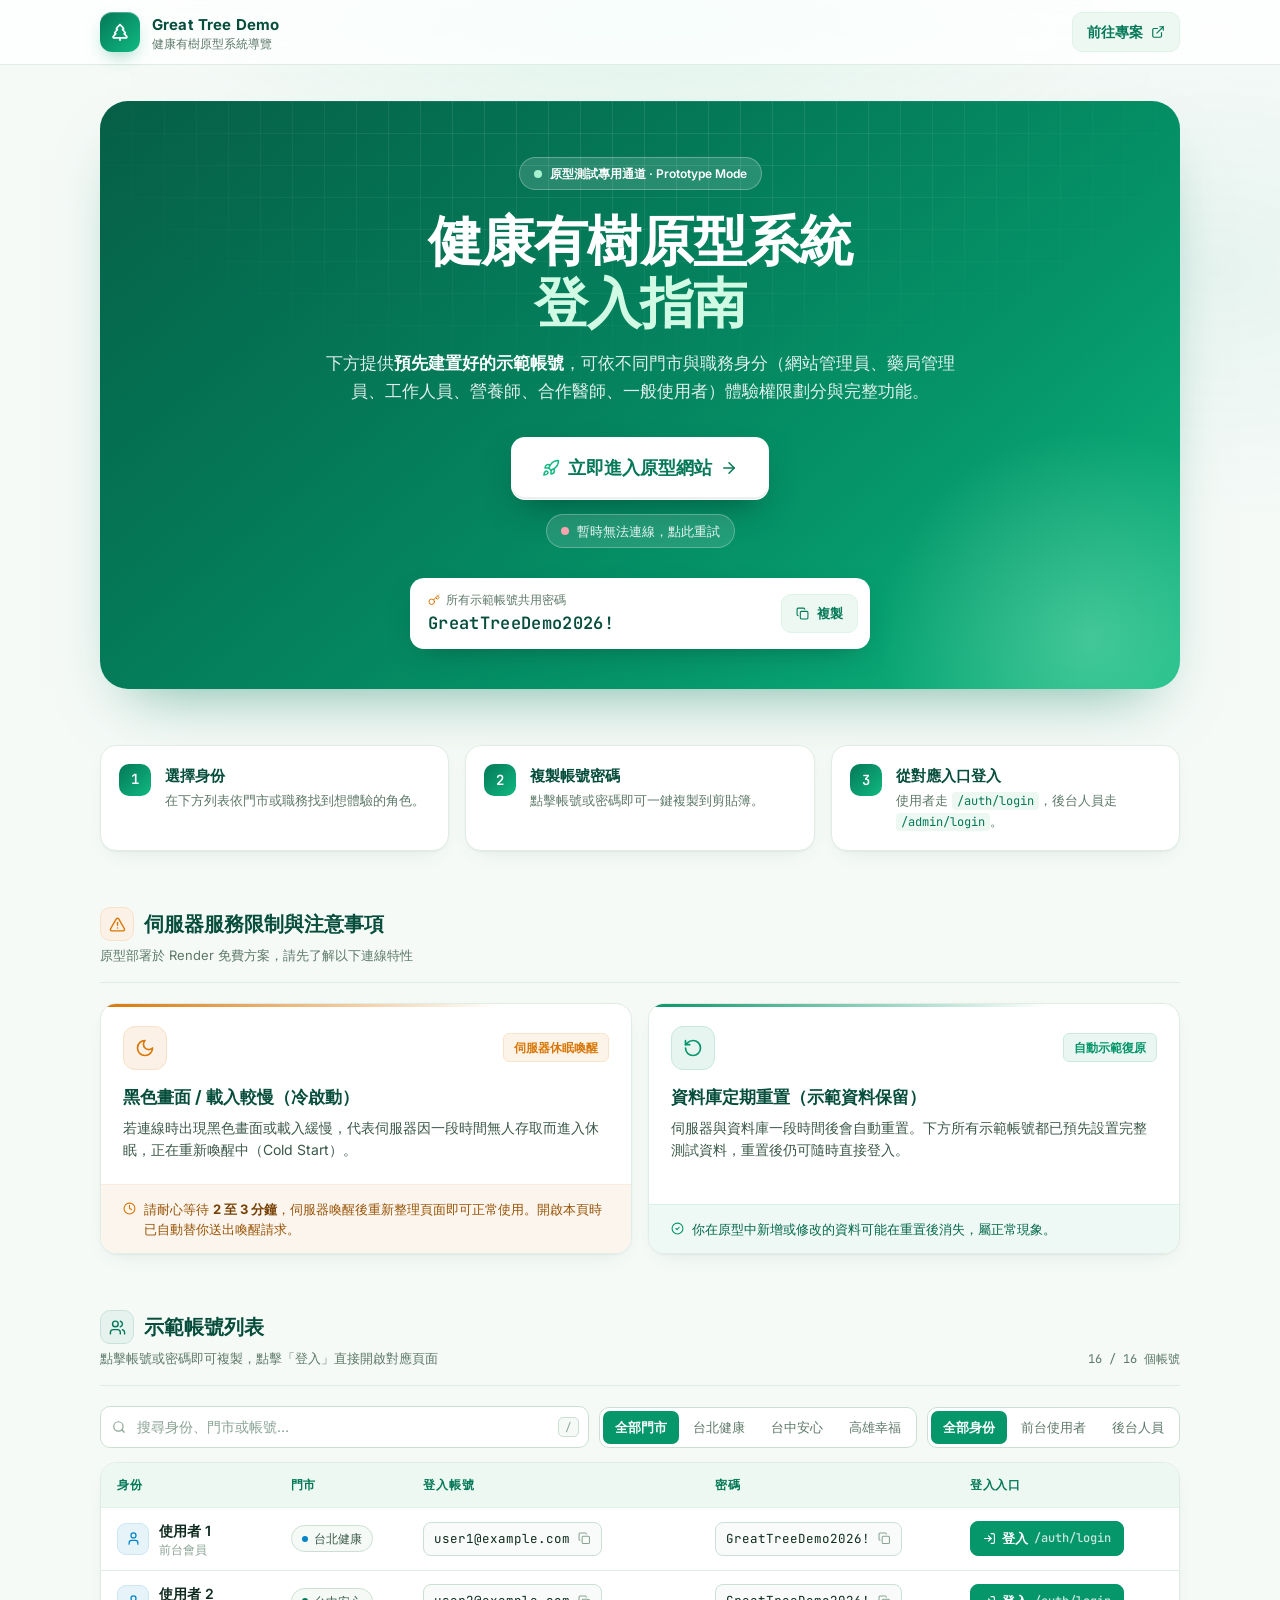
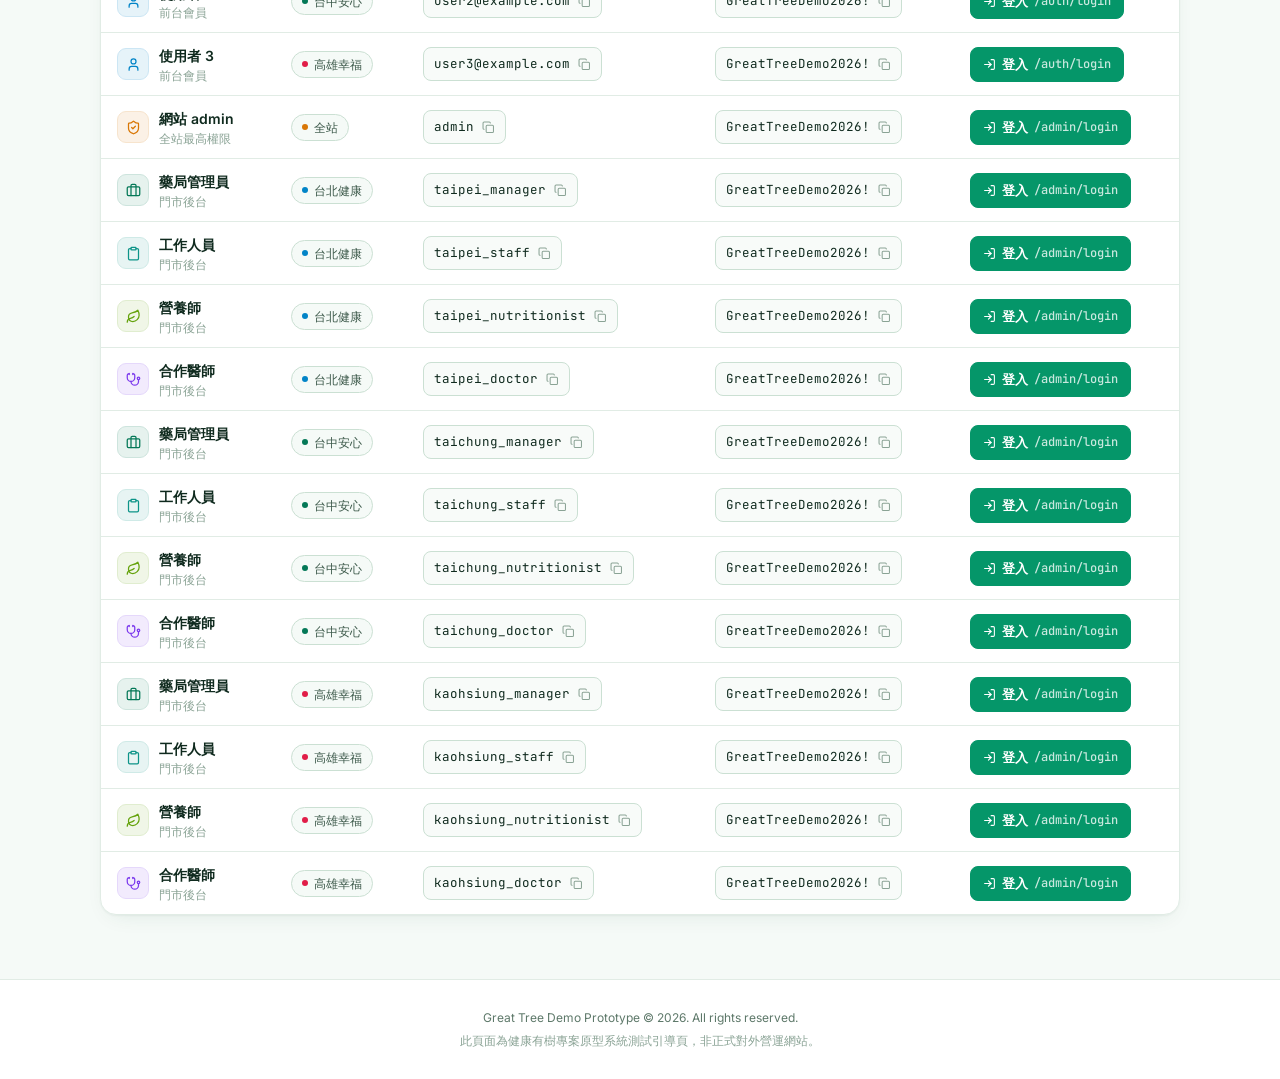
<file: GT.html>
<!DOCTYPE html>
<html lang="zh-TW">
<head>
<meta charset="UTF-8">
<meta name="viewport" content="width=device-width, initial-scale=1.0">
<title>健康有樹原型系統 · 登入指南與測試帳號</title>
<meta name="description" content="健康有樹（Great Tree）原型系統導覽：示範帳號、登入入口與伺服器使用注意事項。">
<meta name="theme-color" content="#059669">
<link rel="icon" href="data:image/svg+xml,<svg xmlns='http://www.w3.org/2000/svg' viewBox='0 0 100 100'><text y='.9em' font-size='90'>🌳</text></svg>">
<link rel="preconnect" href="https://fonts.googleapis.com">
<link rel="preconnect" href="https://fonts.gstatic.com" crossorigin>
<link rel="preconnect" href="https://greattreerender.onrender.com">
<link href="https://fonts.googleapis.com/css2?family=Inter:wght@400;500;600;700;800&family=JetBrains+Mono:wght@400;500;600&display=swap" rel="stylesheet">
<style>
:root{
  --bg:#f5faf7; --white:#ffffff; --tint:#ecf8f1; --tint2:#dff3e8;
  --line:#e1ece5; --line2:#cbe0d3;
  --text:#0f2a1e; --soft:#3b5849; --muted:#5d7869; --dim:#8aa395;
  --em:#059669; --em2:#047857; --em3:#10b981; --deep:#064e3b;
  --teal:#0d9488; --amber:#d97706; --sky:#0284c7; --rose:#e11d48; --violet:#7c3aed; --lime:#65a30d;
  --r:16px;
  --shadow:0 1px 2px rgba(6,78,59,.05),0 8px 24px -12px rgba(6,78,59,.14);
  --font:'Inter',"PingFang TC","Noto Sans TC","Microsoft JhengHei",system-ui,sans-serif;
  --mono:'JetBrains Mono',ui-monospace,Menlo,Consolas,monospace;
  color-scheme:light;
}
*{box-sizing:border-box;margin:0;padding:0}
html{scroll-behavior:smooth;-webkit-text-size-adjust:100%}
body{font-family:var(--font);background:var(--bg);color:var(--text);line-height:1.6;-webkit-font-smoothing:antialiased;min-height:100vh;display:flex;flex-direction:column}
body::before{content:"";position:fixed;inset:0;z-index:-1;pointer-events:none;
  background:radial-gradient(900px 520px at 50% -10%,rgba(16,185,129,.12),transparent 60%),
             radial-gradient(600px 420px at 95% 30%,rgba(13,148,136,.06),transparent 60%)}
::selection{background:var(--em3);color:#fff}
a{color:inherit;text-decoration:none}
button{font:inherit}
:focus-visible{outline:2px solid var(--em3);outline-offset:2px;border-radius:8px}
.ic{width:1em;height:1em;stroke:currentColor;fill:none;stroke-width:2;stroke-linecap:round;stroke-linejoin:round;flex-shrink:0}
.wrap{width:100%;max-width:1120px;margin:0 auto;padding:0 20px}
main{flex:1;padding-bottom:24px}

/* ---------- Nav ---------- */
.nav{position:sticky;top:0;z-index:40;background:rgba(255,255,255,.82);backdrop-filter:saturate(180%) blur(12px);-webkit-backdrop-filter:saturate(180%) blur(12px);border-bottom:1px solid var(--line)}
.nav-in{height:64px;display:flex;align-items:center;justify-content:space-between;gap:12px}
.brand{display:flex;align-items:center;gap:12px;min-width:0}
.logo{width:40px;height:40px;border-radius:12px;display:grid;place-items:center;font-size:20px;color:#fff;background:linear-gradient(135deg,#047857,#10b981);box-shadow:0 8px 20px -8px rgba(5,150,105,.6),inset 0 1px 0 rgba(255,255,255,.3)}
.brand b{display:block;font-size:15px;letter-spacing:.01em;white-space:nowrap;color:var(--deep)}
.brand small{display:block;font-size:12px;color:var(--muted);line-height:1.2;white-space:nowrap}

/* ---------- Buttons ---------- */
.btn{display:inline-flex;align-items:center;justify-content:center;gap:8px;font-weight:600;border-radius:10px;border:1px solid transparent;cursor:pointer;white-space:nowrap;transition:background .2s,border-color .2s,transform .2s,box-shadow .2s,color .2s}
.btn-ghost{padding:8px 14px;font-size:14px;color:var(--em2);background:var(--tint);border-color:var(--tint2)}
.btn-ghost:hover{background:var(--tint2);border-color:#a7dcc0}
.btn-primary{color:var(--em2);background:#fff;box-shadow:0 14px 34px -12px rgba(2,44,34,.55),inset 0 -2px 0 rgba(6,78,59,.08)}
.btn-primary:hover{transform:translateY(-2px);box-shadow:0 20px 44px -14px rgba(2,44,34,.6),inset 0 -2px 0 rgba(6,78,59,.08);color:var(--deep)}
.btn-primary:active{transform:translateY(0)}
.btn-primary .rocket{color:var(--em3)}
.btn-primary .arrow{transition:transform .2s}
.btn-primary:hover .arrow{transform:translateX(3px)}
.btn-lg{padding:16px 30px;font-size:18px;border-radius:14px}
.btn-copy{padding:8px 14px;font-size:13px;color:var(--em2);background:#fff;border-color:var(--line2)}
.btn-copy:hover{border-color:var(--em3);background:var(--tint)}

/* copy state icons */
.i-check{display:none}
.done .i-copy{display:none}
.done .i-check{display:block;color:var(--em3)}

/* ---------- Hero (green panel, white text) ---------- */
.hero{position:relative;margin-top:36px;padding:56px 24px 40px;text-align:center;border-radius:28px;color:#fff;
  background:linear-gradient(140deg,#065f46 0%,#047857 35%,#059669 70%,#10b981 100%);overflow:hidden;
  box-shadow:0 30px 60px -30px rgba(4,120,87,.55)}
.hero::before{content:"";position:absolute;inset:0;pointer-events:none;
  background-image:linear-gradient(rgba(255,255,255,.09) 1px,transparent 1px),linear-gradient(90deg,rgba(255,255,255,.09) 1px,transparent 1px);
  background-size:32px 32px;
  -webkit-mask-image:radial-gradient(ellipse 75% 70% at 50% 0%,#000 20%,transparent 75%);
          mask-image:radial-gradient(ellipse 75% 70% at 50% 0%,#000 20%,transparent 75%)}
.hero::after{content:"";position:absolute;right:-120px;bottom:-160px;width:420px;height:420px;border-radius:50%;background:radial-gradient(closest-side,rgba(167,243,208,.35),transparent);pointer-events:none}
.hero>*{position:relative;z-index:1}
.pill{display:inline-flex;align-items:center;gap:8px;padding:6px 14px;border-radius:999px;font-size:12px;font-weight:600;color:#fff;background:rgba(255,255,255,.14);border:1px solid rgba(255,255,255,.28)}
.dot{width:8px;height:8px;border-radius:50%;background:#a7f3d0;animation:ring 2s infinite}
@keyframes ring{0%{box-shadow:0 0 0 0 rgba(167,243,208,.7)}100%{box-shadow:0 0 0 10px rgba(167,243,208,0)}}
h1{margin:20px 0 16px;font-size:clamp(30px,5.6vw,54px);line-height:1.15;font-weight:800;letter-spacing:-.02em}
.grad{color:#d1fae5}
.lead{max-width:640px;margin:0 auto;color:rgba(255,255,255,.88);font-size:clamp(15px,2vw,17px)}
.lead b{color:#fff;font-weight:700}
.hero-actions{margin-top:32px;display:flex;flex-direction:column;align-items:center;gap:14px}
.status{display:inline-flex;align-items:center;gap:8px;font-size:13px;color:rgba(255,255,255,.9);background:rgba(255,255,255,.12);border:1px solid rgba(255,255,255,.25);padding:6px 14px;border-radius:999px;cursor:pointer;transition:background .2s}
.status:hover{background:rgba(255,255,255,.2)}
.status-dot{width:8px;height:8px;border-radius:50%;background:#fcd34d;flex-shrink:0}
.status[data-state=waking] .status-dot{animation:blink 1.1s ease-in-out infinite}
.status[data-state=online] .status-dot{background:#a7f3d0;box-shadow:0 0 10px #a7f3d0}
.status[data-state=error] .status-dot{background:#fda4af}
@keyframes blink{50%{opacity:.25}}
.shared-pw{margin:30px auto 0;max-width:460px;display:flex;align-items:center;justify-content:space-between;gap:12px;padding:12px 12px 12px 18px;border-radius:14px;background:#fff;color:var(--text);text-align:left;box-shadow:0 10px 30px -14px rgba(2,44,34,.5)}
.shared-pw .label{display:flex;align-items:center;gap:6px;font-size:12px;color:var(--muted)}
.shared-pw .label .ic{color:var(--amber)}
.shared-pw code{display:block;font-family:var(--mono);font-size:17px;font-weight:600;color:var(--deep);letter-spacing:.02em;word-break:break-all}
.shared-pw .btn-copy{background:var(--tint);border-color:var(--tint2)}

/* ---------- Sections ---------- */
.section{margin-top:56px}
.sec-head{display:flex;align-items:flex-end;justify-content:space-between;gap:12px 16px;flex-wrap:wrap;padding-bottom:16px;border-bottom:1px solid var(--line);margin-bottom:20px}
.sec-title{display:flex;align-items:center;gap:10px;font-size:20px;font-weight:700;color:var(--deep)}
.sec-ic{width:34px;height:34px;border-radius:10px;display:grid;place-items:center;font-size:17px;color:var(--c);background:color-mix(in srgb,var(--c) 10%,#fff);border:1px solid color-mix(in srgb,var(--c) 22%,#fff)}
.sec-sub{font-size:13px;color:var(--muted);margin-top:4px}

/* steps */
.steps{display:grid;grid-template-columns:repeat(3,1fr);gap:16px}
.step{display:flex;gap:14px;padding:18px;border:1px solid var(--line);border-radius:var(--r);background:#fff;box-shadow:var(--shadow)}
.step-n{width:32px;height:32px;border-radius:10px;display:grid;place-items:center;font-family:var(--mono);font-weight:600;font-size:14px;color:#fff;background:linear-gradient(135deg,#047857,#10b981);flex-shrink:0}
.step h3{font-size:15px;color:var(--deep);margin-bottom:2px}
.step p{font-size:13px;color:var(--muted)}
.step code{font-family:var(--mono);font-size:12px;color:var(--em2);background:var(--tint);padding:1px 5px;border-radius:4px}

/* notices */
.notices{display:grid;grid-template-columns:1fr 1fr;gap:16px}
.notice{--c:var(--amber);position:relative;display:flex;flex-direction:column;border:1px solid var(--line);border-radius:var(--r);background:#fff;overflow:hidden;box-shadow:var(--shadow);transition:border-color .25s,transform .25s,box-shadow .25s}
.notice:hover{border-color:color-mix(in srgb,var(--c) 40%,#fff);transform:translateY(-2px);box-shadow:0 16px 36px -18px rgba(6,78,59,.25)}
.notice::before{content:"";position:absolute;inset:0 0 auto;height:3px;background:linear-gradient(90deg,var(--c),transparent 75%)}
.notice.ok{--c:var(--em)}
.notice-body{padding:22px;flex:1}
.notice-top{display:flex;justify-content:space-between;align-items:center;margin-bottom:14px}
.notice-ic{width:44px;height:44px;border-radius:12px;display:grid;place-items:center;font-size:20px;color:var(--c);background:color-mix(in srgb,var(--c) 10%,#fff);border:1px solid color-mix(in srgb,var(--c) 22%,#fff)}
.tag{font-size:12px;font-weight:600;padding:4px 10px;border-radius:6px;color:var(--c);background:color-mix(in srgb,var(--c) 9%,#fff);border:1px solid color-mix(in srgb,var(--c) 20%,#fff)}
.notice h3{font-size:17px;color:var(--deep);margin-bottom:6px}
.notice p{font-size:14px;color:var(--soft)}
.notice-foot{display:flex;gap:8px;align-items:flex-start;padding:14px 22px;font-size:13px;line-height:1.55;color:color-mix(in srgb,var(--c) 70%,#000);background:color-mix(in srgb,var(--c) 7%,#fff);border-top:1px solid color-mix(in srgb,var(--c) 14%,#fff)}
.notice-foot .ic{margin-top:3px;color:var(--c)}
.notice-foot b{color:color-mix(in srgb,var(--c) 55%,#000)}

/* filters */
.filters{display:flex;flex-wrap:wrap;gap:10px;align-items:center;margin-bottom:14px}
.search{position:relative;flex:1 1 260px;min-width:0}
.search>.ic{position:absolute;left:12px;top:50%;transform:translateY(-50%);color:var(--dim);font-size:14px}
.search input{width:100%;font:inherit;font-size:14px;color:var(--text);background:#fff;border:1px solid var(--line2);border-radius:10px;padding:9px 40px 9px 36px;transition:border-color .2s,box-shadow .2s}
.search input::placeholder{color:var(--dim)}
.search input:focus{outline:none;border-color:var(--em3);box-shadow:0 0 0 3px rgba(16,185,129,.18)}
.kbd{position:absolute;right:10px;top:50%;transform:translateY(-50%);font-family:var(--mono);font-size:11px;color:var(--dim);background:var(--bg);border:1px solid var(--line2);border-radius:5px;padding:0 6px;line-height:18px}
.seg{display:inline-flex;flex-wrap:wrap;padding:3px;gap:2px;background:#fff;border:1px solid var(--line2);border-radius:10px}
.seg button{font-size:13px;padding:6px 12px;border:0;border-radius:7px;background:transparent;color:var(--muted);cursor:pointer;transition:color .2s,background .2s}
.seg button:hover{color:var(--em2);background:var(--tint)}
.seg button[aria-pressed=true]{color:#fff;background:var(--em);font-weight:600}
.count{font-size:12px;color:var(--muted);font-family:var(--mono)}

/* table */
.tbl-wrap{border:1px solid var(--line);border-radius:var(--r);background:#fff;overflow:hidden;box-shadow:var(--shadow)}
table{width:100%;border-collapse:collapse;font-size:14px}
thead th{text-align:left;font-size:12px;font-weight:600;color:var(--em2);letter-spacing:.06em;padding:12px 16px;background:var(--tint);border-bottom:1px solid var(--tint2);white-space:nowrap}
tbody td{padding:12px 16px;border-bottom:1px solid var(--line);vertical-align:middle}
tbody tr:last-child td{border-bottom:0}
tbody tr{transition:background .15s}
tbody tr:hover{background:#f7fcf9}
.role{display:flex;align-items:center;gap:10px;font-weight:600;color:var(--text);white-space:nowrap}
.role-ic{width:32px;height:32px;border-radius:9px;display:grid;place-items:center;font-size:15px;color:var(--c);background:color-mix(in srgb,var(--c) 10%,#fff);border:1px solid color-mix(in srgb,var(--c) 20%,#fff);flex-shrink:0}
.role small{display:block;font-weight:400;font-size:12px;color:var(--dim);line-height:1.3}
.store{display:inline-flex;align-items:center;gap:6px;padding:3px 10px;border-radius:999px;font-size:12px;color:var(--soft);background:var(--bg);border:1px solid var(--line2);white-space:nowrap}
.store i{width:6px;height:6px;border-radius:50%;background:var(--sc)}
.chip{display:inline-flex;align-items:center;gap:8px;font-family:var(--mono);font-size:12.5px;color:var(--text);background:#f8fbf9;border:1px solid var(--line2);border-radius:8px;padding:6px 10px;cursor:pointer;transition:border-color .15s,color .15s,background .15s;max-width:100%}
.chip span{overflow:hidden;text-overflow:ellipsis;white-space:nowrap}
.chip .ic{color:var(--dim);transition:color .15s}
.chip:hover{border-color:var(--em3);color:var(--em2);background:var(--tint)}
.chip:hover .ic{color:var(--em3)}
.chip.done{border-color:var(--em3);background:var(--tint)}
.entry{display:inline-flex;align-items:center;gap:6px;font-size:13px;font-weight:600;padding:6px 12px;border-radius:8px;color:#fff;background:var(--em);border:1px solid var(--em);white-space:nowrap;transition:background .15s,box-shadow .15s}
.entry:hover{background:var(--em2);box-shadow:0 6px 16px -8px rgba(4,120,87,.7)}
.entry code{font-family:var(--mono);font-weight:500;font-size:12px;color:rgba(255,255,255,.78)}
.empty{text-align:center;padding:40px 16px;color:var(--muted);font-size:14px;border:1px dashed var(--line2);border-radius:var(--r);background:#fff}
.empty .ic{font-size:28px;margin-bottom:8px;color:var(--line2)}
.empty button{margin-top:12px}

/* footer */
footer{border-top:1px solid var(--line);background:#fff;margin-top:64px;padding:28px 0;text-align:center;font-size:12px;color:var(--muted)}
footer p+p{margin-top:4px;color:var(--dim)}

/* toast */
.toast{position:fixed;left:50%;bottom:24px;z-index:60;display:flex;align-items:center;gap:10px;max-width:calc(100vw - 32px);padding:12px 18px;border-radius:12px;font-size:14px;font-weight:500;color:#fff;background:var(--em2);box-shadow:0 20px 40px -12px rgba(6,78,59,.5);opacity:0;transform:translate(-50%,16px);pointer-events:none;transition:opacity .25s,transform .25s}
.toast.err{background:var(--rose)}
.toast.show{opacity:1;transform:translate(-50%,0)}
.toast span{overflow:hidden;text-overflow:ellipsis;white-space:nowrap}

/* entrance */
.fade{animation:up .6s cubic-bezier(.2,.7,.2,1) both}
.fade:nth-child(2){animation-delay:.06s}.fade:nth-child(3){animation-delay:.12s}
@keyframes up{from{opacity:0;transform:translateY(14px)}to{opacity:1;transform:none}}

/* ---------- Responsive ---------- */
@media (max-width:860px){
  .steps{grid-template-columns:1fr}
  .notices{grid-template-columns:1fr}
}
@media (max-width:760px){
  thead{display:none}
  table,tbody,tr,td{display:block;width:100%}
  tbody tr{padding:14px 16px;border-bottom:1px solid var(--line)}
  tbody tr:last-child{border-bottom:0}
  tbody td{border:0!important;padding:5px 0;display:flex;align-items:center;justify-content:space-between;gap:12px}
  tbody td::before{content:attr(data-label);font-size:12px;color:var(--dim);flex-shrink:0}
  tbody td.c-role{padding-bottom:10px}
  tbody td.c-role::before{display:none}
}
@media (max-width:640px){
  .wrap{padding:0 16px}
  .hero{padding:44px 18px 28px;border-radius:22px;margin-top:20px}
  .btn-lg{width:100%;padding:15px 20px;font-size:17px}
  .nav .btn-ghost .txt{display:none}
  .nav .btn-ghost{padding:9px 11px}
  .kbd{display:none}
  .search input{padding-right:12px}
  .seg{width:100%}
  .seg button{flex:1}
  .shared-pw code{font-size:15px}
}
@media (prefers-reduced-motion:reduce){
  *,*::before,*::after{animation:none!important;transition:none!important}
  html{scroll-behavior:auto}
}
</style>
</head>
<body>

<header class="nav">
  <div class="wrap nav-in">
    <a class="brand" href="#top" aria-label="回到頂部">
      <span class="logo"><i data-ic="tree"></i></span>
      <span><b>Great Tree Demo</b><small>健康有樹原型系統導覽</small></span>
    </a>
    <a class="btn btn-ghost" href="https://greattreerender.onrender.com/" target="_blank" rel="noopener noreferrer">
      <span class="txt">前往專案</span><i data-ic="external"></i>
    </a>
  </div>
</header>

<main class="wrap" id="top">

  <!-- Hero -->
  <section class="hero fade">
    <span class="pill"><span class="dot"></span>原型測試專用通道 · Prototype Mode</span>
    <h1>健康有樹原型系統<br><span class="grad">登入指南</span></h1>
    <p class="lead">下方提供<b>預先建置好的示範帳號</b>，可依不同門市與職務身分（網站管理員、藥局管理員、工作人員、營養師、合作醫師、一般使用者）體驗權限劃分與完整功能。</p>

    <div class="hero-actions">
      <a class="btn btn-primary btn-lg" href="https://greattreerender.onrender.com/" target="_blank" rel="noopener noreferrer">
        <i data-ic="rocket" class="rocket"></i>
        <span>立即進入原型網站</span>
        <i data-ic="arrow" class="arrow"></i>
      </a>
      <button type="button" class="status" id="status" data-state="idle" title="點擊重新偵測">
        <span class="status-dot"></span><span id="statusText">準備連線…</span>
      </button>
    </div>

    <div class="shared-pw">
      <div>
        <span class="label"><i data-ic="key"></i>所有示範帳號共用密碼</span>
        <code id="sharedPw"></code>
      </div>
      <button type="button" class="btn btn-copy" id="sharedPwBtn" data-name="密碼">
        <i data-ic="copy" class="i-copy"></i><i data-ic="check" class="i-check"></i>複製
      </button>
    </div>
  </section>

  <!-- Steps -->
  <section class="section">
    <div class="steps">
      <div class="step fade"><span class="step-n">1</span><div><h3>選擇身份</h3><p>在下方列表依門市或職務找到想體驗的角色。</p></div></div>
      <div class="step fade"><span class="step-n">2</span><div><h3>複製帳號密碼</h3><p>點擊帳號或密碼即可一鍵複製到剪貼簿。</p></div></div>
      <div class="step fade"><span class="step-n">3</span><div><h3>從對應入口登入</h3><p>使用者走 <code>/auth/login</code>，後台人員走 <code>/admin/login</code>。</p></div></div>
    </div>
  </section>

  <!-- Notices -->
  <section class="section">
    <div class="sec-head">
      <div>
        <h2 class="sec-title"><span class="sec-ic" style="--c:var(--amber)"><i data-ic="alert"></i></span>伺服器服務限制與注意事項</h2>
        <p class="sec-sub">原型部署於 Render 免費方案，請先了解以下連線特性</p>
      </div>
    </div>

    <div class="notices">
      <article class="notice">
        <div class="notice-body">
          <div class="notice-top">
            <span class="notice-ic"><i data-ic="moon"></i></span>
            <span class="tag">伺服器休眠喚醒</span>
          </div>
          <h3>黑色畫面 / 載入較慢（冷啟動）</h3>
          <p>若連線時出現黑色畫面或載入緩慢，代表伺服器因一段時間無人存取而進入休眠，正在重新喚醒中（Cold Start）。</p>
        </div>
        <div class="notice-foot"><i data-ic="clock"></i><span>請耐心等待 <b>2 至 3 分鐘</b>，伺服器喚醒後重新整理頁面即可正常使用。開啟本頁時已自動替你送出喚醒請求。</span></div>
      </article>

      <article class="notice ok">
        <div class="notice-body">
          <div class="notice-top">
            <span class="notice-ic"><i data-ic="refresh"></i></span>
            <span class="tag">自動示範復原</span>
          </div>
          <h3>資料庫定期重置（示範資料保留）</h3>
          <p>伺服器與資料庫一段時間後會自動重置。下方所有示範帳號都已預先設置完整測試資料，重置後仍可隨時直接登入。</p>
        </div>
        <div class="notice-foot"><i data-ic="checkCircle"></i><span>你在原型中新增或修改的資料可能在重置後消失，屬正常現象。</span></div>
      </article>
    </div>
  </section>

  <!-- Accounts -->
  <section class="section" id="accounts">
    <div class="sec-head">
      <div>
        <h2 class="sec-title"><span class="sec-ic" style="--c:var(--em2)"><i data-ic="users"></i></span>示範帳號列表</h2>
        <p class="sec-sub">點擊帳號或密碼即可複製，點擊「登入」直接開啟對應頁面</p>
      </div>
      <span class="count" id="count" aria-live="polite"></span>
    </div>

    <div class="filters">
      <label class="search">
        <i data-ic="search"></i>
        <input type="search" id="searchInput" placeholder="搜尋身份、門市或帳號…" autocomplete="off" aria-label="搜尋示範帳號">
        <span class="kbd">/</span>
      </label>
      <div class="seg" role="group" aria-label="門市篩選" data-group="store">
        <button type="button" data-value="all" aria-pressed="true">全部門市</button>
        <button type="button" data-value="台北健康" aria-pressed="false">台北健康</button>
        <button type="button" data-value="台中安心" aria-pressed="false">台中安心</button>
        <button type="button" data-value="高雄幸福" aria-pressed="false">高雄幸福</button>
      </div>
      <div class="seg" role="group" aria-label="身份篩選" data-group="type">
        <button type="button" data-value="all" aria-pressed="true">全部身份</button>
        <button type="button" data-value="user" aria-pressed="false">前台使用者</button>
        <button type="button" data-value="staff" aria-pressed="false">後台人員</button>
      </div>
    </div>

    <div class="tbl-wrap" id="tblWrap">
      <table>
        <thead>
          <tr><th>身份</th><th>門市</th><th>登入帳號</th><th>密碼</th><th>登入入口</th></tr>
        </thead>
        <tbody id="tableBody"></tbody>
      </table>
    </div>
    <div class="empty" id="noResults" hidden>
      <i data-ic="search"></i>
      <p>查無符合條件的示範帳號</p>
      <button type="button" class="btn btn-copy" id="resetFilters">清除篩選條件</button>
    </div>
  </section>
</main>

<footer>
  <div class="wrap">
    <p>Great Tree Demo Prototype © 2026. All rights reserved.</p>
    <p>此頁面為健康有樹專案原型系統測試引導頁，非正式對外營運網站。</p>
  </div>
</footer>

<div class="toast" id="toast" role="status" aria-live="polite"><i data-ic="checkCircle"></i><span id="toastMsg"></span></div>

<script>
(() => {
  const BASE = 'https://greattreerender.onrender.com';
  const PW = 'GreatTreeDemo2026!';

  /* ---------- Icons (inline SVG, Lucide-style) ---------- */
  const ICONS = {
    tree:'<path d="m17 14 3 3.3a1 1 0 0 1-.7 1.7H4.7a1 1 0 0 1-.7-1.7L7 14h-.3a1 1 0 0 1-.7-1.7L9 9h-.2A1 1 0 0 1 8 7.3L12 3l4 4.3a1 1 0 0 1-.8 1.7H15l3 3.3a1 1 0 0 1-.7 1.7H17Z"/><path d="M12 22v-3"/>',
    external:'<path d="M15 3h6v6"/><path d="M10 14 21 3"/><path d="M18 13v6a2 2 0 0 1-2 2H5a2 2 0 0 1-2-2V8a2 2 0 0 1 2-2h6"/>',
    rocket:'<path d="M4.5 16.5c-1.5 1.26-2 5-2 5s3.74-.5 5-2c.71-.84.7-2.13-.09-2.91a2.18 2.18 0 0 0-2.91-.09z"/><path d="m12 15-3-3a22 22 0 0 1 2-3.95A12.88 12.88 0 0 1 22 2c0 2.72-.78 7.5-6 11a22.35 22.35 0 0 1-4 2z"/><path d="M9 12H4s.55-3.03 2-4c1.62-1.08 5 0 5 0"/><path d="M12 15v5s3.03-.55 4-2c1.08-1.62 0-5 0-5"/>',
    arrow:'<path d="M5 12h14"/><path d="m12 5 7 7-7 7"/>',
    copy:'<rect width="14" height="14" x="8" y="8" rx="2"/><path d="M4 16c-1.1 0-2-.9-2-2V4c0-1.1.9-2 2-2h10c1.1 0 2 .9 2 2"/>',
    check:'<path d="M20 6 9 17l-5-5"/>',
    checkCircle:'<circle cx="12" cy="12" r="10"/><path d="m9 12 2 2 4-4"/>',
    clock:'<circle cx="12" cy="12" r="10"/><path d="M12 6v6l4 2"/>',
    moon:'<path d="M12 3a6 6 0 0 0 9 9 9 9 0 1 1-9-9Z"/>',
    refresh:'<path d="M3 12a9 9 0 1 0 9-9 9.75 9.75 0 0 0-6.74 2.74L3 8"/><path d="M3 3v5h5"/>',
    alert:'<path d="m21.73 18-8-14a2 2 0 0 0-3.48 0l-8 14A2 2 0 0 0 4 21h16a2 2 0 0 0 1.73-3"/><path d="M12 9v4"/><path d="M12 17h.01"/>',
    users:'<path d="M16 21v-2a4 4 0 0 0-4-4H6a4 4 0 0 0-4 4v2"/><circle cx="9" cy="7" r="4"/><path d="M22 21v-2a4 4 0 0 0-3-3.87"/><path d="M16 3.13a4 4 0 0 1 0 7.75"/>',
    search:'<circle cx="11" cy="11" r="8"/><path d="m21 21-4.3-4.3"/>',
    key:'<circle cx="7.5" cy="15.5" r="5.5"/><path d="m21 2-9.6 9.6"/><path d="m15.5 7.5 3 3L22 7l-3-3"/>',
    login:'<path d="M15 3h4a2 2 0 0 1 2 2v14a2 2 0 0 1-2 2h-4"/><path d="m10 17 5-5-5-5"/><path d="M15 12H3"/>',
    user:'<path d="M19 21v-2a4 4 0 0 0-4-4H9a4 4 0 0 0-4 4v2"/><circle cx="12" cy="7" r="4"/>',
    shield:'<path d="M20 13c0 5-3.5 7.5-7.66 8.95a1 1 0 0 1-.67-.01C7.5 20.5 4 18 4 13V6a1 1 0 0 1 1-1c2 0 4.5-1.2 6.24-2.72a1.17 1.17 0 0 1 1.52 0C14.51 3.81 17 5 19 5a1 1 0 0 1 1 1z"/><path d="m9 12 2 2 4-4"/>',
    briefcase:'<path d="M16 20V4a2 2 0 0 0-2-2h-4a2 2 0 0 0-2 2v16"/><rect width="20" height="14" x="2" y="6" rx="2"/>',
    clipboard:'<rect width="8" height="4" x="8" y="2" rx="1"/><path d="M16 4h2a2 2 0 0 1 2 2v14a2 2 0 0 1-2 2H6a2 2 0 0 1-2-2V6a2 2 0 0 1 2-2h2"/>',
    leaf:'<path d="M11 20A7 7 0 0 1 9.8 6.1C15.5 5 17 4.48 19 2c1 2 2 4.18 2 8 0 5.5-4.78 10-10 10Z"/><path d="M2 21c0-3 1.85-5.36 5.08-6C9.5 14.52 12 13 13 12"/>',
    stethoscope:'<path d="M11 2v2"/><path d="M5 2v2"/><path d="M5 3H4a2 2 0 0 0-2 2v4a6 6 0 0 0 12 0V5a2 2 0 0 0-2-2h-1"/><path d="M8 15a6 6 0 0 0 12 0v-3"/><circle cx="20" cy="10" r="2"/>'
  };
  const ic = (n, cls = '') => `<svg class="ic ${cls}" viewBox="0 0 24 24" aria-hidden="true">${ICONS[n] || ''}</svg>`;
  document.querySelectorAll('i[data-ic]').forEach(el => { el.outerHTML = ic(el.dataset.ic, el.className); });

  /* ---------- Data ---------- */
  const A = (role, store, account, type) => ({ role, store, account, type, entry: type === 'user' ? '/auth/login' : '/admin/login' });
  const accounts = [
    A('使用者 1', '台北健康', 'user1@example.com', 'user'),
    A('使用者 2', '台中安心', 'user2@example.com', 'user'),
    A('使用者 3', '高雄幸福', 'user3@example.com', 'user'),
    A('網站 admin', '全站', 'admin', 'admin'),
    ...[['台北健康','taipei'],['台中安心','taichung'],['高雄幸福','kaohsiung']].flatMap(([s, k]) => [
      A('藥局管理員', s, `${k}_manager`, 'staff'),
      A('工作人員',   s, `${k}_staff`, 'staff'),
      A('營養師',     s, `${k}_nutritionist`, 'staff'),
      A('合作醫師',   s, `${k}_doctor`, 'staff')
    ])
  ];

  const ROLE_META = {
    user:       { c:'var(--sky)',    icon:'user',        sub:'前台會員' },
    admin:      { c:'var(--amber)',  icon:'shield',      sub:'全站最高權限' },
    '藥局管理員': { c:'var(--em2)',    icon:'briefcase',   sub:'門市後台' },
    '工作人員':   { c:'var(--teal)',   icon:'clipboard',   sub:'門市後台' },
    '營養師':     { c:'var(--lime)',   icon:'leaf',        sub:'門市後台' },
    '合作醫師':   { c:'var(--violet)', icon:'stethoscope', sub:'門市後台' }
  };
  const STORE_COLOR = { '全站':'var(--amber)', '台北健康':'var(--sky)', '台中安心':'var(--em2)', '高雄幸福':'var(--rose)' };
  const metaOf = a => a.type === 'user' ? ROLE_META.user : a.type === 'admin' ? ROLE_META.admin : ROLE_META[a.role];
  const esc = s => String(s).replace(/[&<>"']/g, c => ({'&':'&amp;','<':'&lt;','>':'&gt;','"':'&quot;',"'":'&#39;'}[c]));

  /* ---------- Render ---------- */
  const $ = s => document.querySelector(s);
  const tbody = $('#tableBody'), tblWrap = $('#tblWrap'), empty = $('#noResults'), count = $('#count'), search = $('#searchInput');
  const state = { q:'', store:'all', type:'all' };

  const copyChip = (text, name) =>
    `<button type="button" class="chip" data-copy="${esc(text)}" data-name="${name}" title="點擊複製${name}"><span>${esc(text)}</span>${ic('copy','i-copy')}${ic('check','i-check')}</button>`;

  const row = a => {
    const m = metaOf(a);
    return `<tr>
      <td class="c-role"><div class="role" style="--c:${m.c}"><span class="role-ic">${ic(m.icon)}</span><span>${esc(a.role)}<small>${m.sub}</small></span></div></td>
      <td data-label="門市"><span class="store" style="--sc:${STORE_COLOR[a.store]}"><i></i>${esc(a.store)}</span></td>
      <td data-label="帳號">${copyChip(a.account, '帳號')}</td>
      <td data-label="密碼">${copyChip(PW, '密碼')}</td>
      <td data-label="入口"><a class="entry" href="${BASE}${a.entry}" target="_blank" rel="noopener noreferrer">${ic('login')}登入 <code>${a.entry}</code></a></td>
    </tr>`;
  };

  function render() {
    const q = state.q.trim().toLowerCase();
    const list = accounts.filter(a => {
      const sOk = state.store === 'all' || a.store === state.store || a.store === '全站';
      const tOk = state.type === 'all' || (state.type === 'user' ? a.type === 'user' : a.type !== 'user');
      const qOk = !q || [a.role, a.store, a.account, a.entry, metaOf(a).sub].some(v => v.toLowerCase().includes(q));
      return sOk && tOk && qOk;
    });
    tbody.innerHTML = list.map(row).join('');
    tblWrap.hidden = !list.length;
    empty.hidden = !!list.length;
    count.textContent = `${list.length} / ${accounts.length} 個帳號`;
  }

  /* ---------- Filters ---------- */
  search.addEventListener('input', () => { state.q = search.value; render(); });
  search.addEventListener('keydown', e => { if (e.key === 'Escape') { search.value = ''; state.q = ''; render(); } });
  document.addEventListener('keydown', e => {
    if (e.key === '/' && !/^(INPUT|TEXTAREA)$/.test(document.activeElement.tagName)) { e.preventDefault(); search.focus(); }
  });

  function setGroup(group, value) {
    state[group] = value;
    document.querySelectorAll(`.seg[data-group="${group}"] button`).forEach(b => b.setAttribute('aria-pressed', String(b.dataset.value === value)));
  }
  document.querySelectorAll('.seg').forEach(seg => seg.addEventListener('click', e => {
    const b = e.target.closest('button'); if (!b) return;
    setGroup(seg.dataset.group, b.dataset.value); render();
  }));
  $('#resetFilters').addEventListener('click', () => {
    search.value = ''; state.q = ''; setGroup('store', 'all'); setGroup('type', 'all'); render();
  });

  /* ---------- Copy ---------- */
  async function copy(text) {
    try { if (navigator.clipboard && window.isSecureContext) { await navigator.clipboard.writeText(text); return true; } } catch (_) {}
    const ta = document.createElement('textarea');
    ta.value = text; ta.setAttribute('readonly', '');
    ta.style.cssText = 'position:fixed;top:0;left:0;opacity:0';
    document.body.appendChild(ta); ta.select();
    let ok = false; try { ok = document.execCommand('copy'); } catch (_) {}
    ta.remove(); return ok;
  }

  const toast = $('#toast'), toastMsg = $('#toastMsg'); let toastTimer;
  function showToast(msg, ok = true) {
    toastMsg.textContent = msg;
    toast.classList.toggle('err', !ok);
    toast.classList.add('show');
    clearTimeout(toastTimer);
    toastTimer = setTimeout(() => toast.classList.remove('show'), 2200);
  }

  $('#sharedPw').textContent = PW;
  $('#sharedPwBtn').dataset.copy = PW;

  document.addEventListener('click', async e => {
    const b = e.target.closest('[data-copy]'); if (!b) return;
    const ok = await copy(b.dataset.copy);
    showToast(ok ? `已複製${b.dataset.name}：${b.dataset.copy}` : '複製失敗，請手動選取複製', ok);
    if (ok) { b.classList.add('done'); clearTimeout(b._t); b._t = setTimeout(() => b.classList.remove('done'), 1400); }
  });

  /* ---------- Server pre-warm / status ---------- */
  const st = $('#status'), stText = $('#statusText');
  async function wake() {
    if (st.dataset.state === 'waking') return;
    st.dataset.state = 'waking';
    const t0 = Date.now();
    const tick = () => {
      const s = Math.round((Date.now() - t0) / 1000);
      stText.textContent = s < 20 ? `正在喚醒伺服器… ${s}s` : `伺服器冷啟動中，約需 1–3 分鐘… ${s}s`;
    };
    tick();
    const iv = setInterval(tick, 1000);
    const ctrl = new AbortController();
    const to = setTimeout(() => ctrl.abort(), 180000);
    try {
      await fetch(`${BASE}/?wake=${t0}`, { mode:'no-cors', cache:'no-store', signal:ctrl.signal });
      const s = ((Date.now() - t0) / 1000).toFixed(1);
      st.dataset.state = 'online';
      stText.textContent = `伺服器已回應（${s}s），可以開始體驗`;
    } catch (_) {
      st.dataset.state = 'error';
      stText.textContent = '暫時無法連線，點此重試';
    } finally { clearInterval(iv); clearTimeout(to); }
  }
  st.addEventListener('click', wake);

  render();
  wake();
})();
</script>
</body>
</html>
</file>
